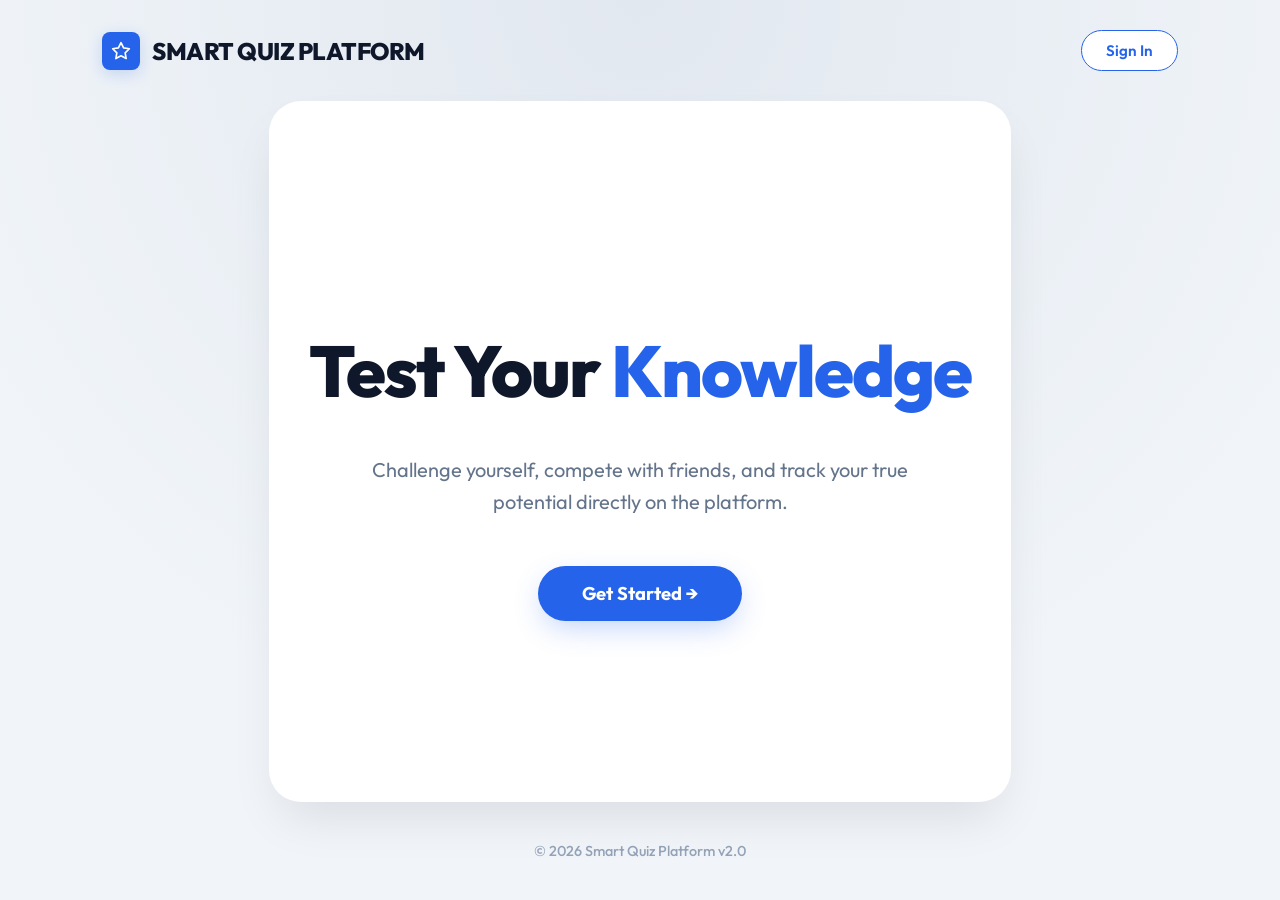
<file: frontend/index.html>
<!DOCTYPE html>
<html lang="en">

<head>
    <meta charset="UTF-8">
    <meta name="viewport" content="width=device-width, initial-scale=1.0">
    <title>Smart Quiz Platform | Welcome</title>
    <!-- Auto redirect if logged in -->
    <script>
        if (localStorage.getItem('quiz_user')) {
            window.location.href = 'dashboard.html';
        }
    </script>
    <!-- Outfit Font -->
    <link href="https://fonts.googleapis.com/css2?family=Outfit:wght@400;500;600;700;800&display=swap" rel="stylesheet">
    <!-- FontAwesome for Icons -->
    <link rel="stylesheet" href="https://cdnjs.cloudflare.com/ajax/libs/font-awesome/6.4.0/css/all.min.css">
    <!-- Inline Styling matching premium clean look -->
    <style>
        *, *::before, *::after {
            box-sizing: border-box;
            -webkit-user-select: none;
            -moz-user-select: none;
            -ms-user-select: none;
            user-select: none;
        }

        input, textarea, [contenteditable="true"] {
            -webkit-user-select: text;
            -moz-user-select: text;
            -ms-user-select: text;
            user-select: text;
        }

        body {
            /* Light Crisp Minimal Background matching reference site */
            background-color: #f1f5f9;
            background-image: radial-gradient(circle at 50% 0%, #e2e8f0 0%, transparent 70%);
            display: flex;
            flex-direction: column;
            min-height: 100vh;
            font-family: 'Outfit', sans-serif;
            margin: 0;
            padding: 0;
            color: #0f172a;
            overflow-x: hidden;
        }

        .minimal-nav {
            padding: 30px 8%;
            display: flex;
            justify-content: space-between;
            align-items: center;
            position: relative;
            z-index: 10;
        }

        .logo-bold {
            font-size: 1.5rem;
            font-weight: 800;
            color: #0f172a;
            text-decoration: none;
            letter-spacing: -0.5px;
            display: flex;
            align-items: center;
            gap: 12px;
        }

        .logo-icon {
            background: #2563eb;
            border-radius: 8px;
            width: 38px;
            height: 38px;
            display: flex;
            align-items: center;
            justify-content: center;
            box-shadow: 0 4px 15px rgba(37, 99, 235, 0.2);
            color: white;
        }

        .hero-simple {
            flex-grow: 1;
            display: flex;
            flex-direction: column;
            align-items: center;
            justify-content: center;
            text-align: center;
            padding: 60px 40px;
            max-width: 800px;
            margin: auto;
            /* White Solid Card */
            background: #ffffff;
            border-radius: 32px;
            box-shadow: 0 25px 50px -12px rgba(0, 0, 0, 0.1);
            color: #0f172a;
            position: relative;
            z-index: 10;
        }

        .hero-simple h1 {
            font-size: 4.5rem;
            font-weight: 800;
            color: #0f172a;
            margin-bottom: 24px;
            line-height: 1.1;
            letter-spacing: -2px;
        }

        .highlight {
            color: #2563eb;
        }

        .hero-simple p {
            font-size: 1.25rem;
            color: #64748b;
            margin-bottom: 48px;
            line-height: 1.6;
            font-weight: 400;
            max-width: 600px;
        }

        .cta-button {
            background: #2563eb;
            color: white;
            padding: 16px 44px;
            border-radius: 100px;
            text-decoration: none;
            font-weight: 700;
            font-size: 1.15rem;
            transition: all 0.3s ease;
            box-shadow: 0 10px 30px -5px rgba(37, 99, 235, 0.3);
            display: inline-flex;
            align-items: center;
            justify-content: center;
        }

        .cta-button:hover {
            transform: translateY(-3px);
            background: #1d4ed8;
            box-shadow: 0 15px 40px -5px rgba(37, 99, 235, 0.4);
            color: white;
            text-decoration: none;
        }

        .cta-button-secondary {
            background: #f1f5f9;
            color: #1e293b;
            padding: 16px 40px;
            border-radius: 100px;
            text-decoration: none;
            font-weight: 700;
            font-size: 1.15rem;
            border: 1px solid #cbd5e1;
            transition: all 0.3s ease;
            display: inline-flex;
            align-items: center;
            justify-content: center;
        }

        .cta-button-secondary:hover {
            transform: translateY(-3px);
            background: #e2e8f0;
            color: #0f172a;
            border-color: #94a3b8;
            text-decoration: none;
        }

        .nav-auth-btn {
            background: #ffffff;
            color: #2563eb;
            border: 1px solid #2563eb;
            padding: 10px 24px;
            border-radius: 9999px;
            font-weight: 600;
            font-size: 0.95rem;
            text-decoration: none;
            transition: all 0.2s ease;
        }

        .nav-auth-btn:hover {
            background: #2563eb;
            color: #ffffff;
            text-decoration: none;
        }

        .simple-footer {
            padding: 40px;
            text-align: center;
            color: #94a3b8;
            font-size: 0.9rem;
            font-weight: 500;
        }

        @media (max-width: 640px) {
            .hero-simple {
                margin: 20px;
                padding: 40px 20px;
            }

            .hero-simple h1 {
                font-size: 2.8rem;
                letter-spacing: -1px;
            }
            
            .hero-simple p {
                font-size: 1.1rem;
            }

            .hero-actions {
                flex-direction: column;
                gap: 12px;
            }

            .cta-button, .cta-button-secondary {
                width: 100%;
                padding: 14px 20px;
            }
        }
    </style>
</head>

<body>
    <nav class="minimal-nav">
        <a href="index.html" class="logo-bold">
            <div class="logo-icon">
                <svg width="20" height="20" viewBox="0 0 24 24" fill="none" stroke="currentColor" stroke-width="2" stroke-linecap="round" stroke-linejoin="round">
                    <polygon points="12 2 15.09 8.26 22 9.27 17 14.14 18.18 21.02 12 17.77 5.82 21.02 7 14.14 2 9.27 8.91 8.26 12 2"></polygon>
                </svg>
            </div>
            SMART QUIZ PLATFORM
        </a>
        <div style="display: flex; gap: 12px; align-items: center;">
            <a href="login.html" class="nav-auth-btn">Sign In</a>
        </div>
    </nav>

    <main class="hero-simple">
        <h1>Test Your <span class="highlight">Knowledge</span></h1>
        <p>Challenge yourself, compete with friends, and track your true potential directly on the platform.</p>
        <div class="hero-actions" style="display: flex; gap: 16px; justify-content: center; width: 100%; flex-wrap: wrap;">
            <a href="register.html" class="cta-button">Get Started &rarr;</a>
        </div>
    </main>

    <footer class="simple-footer">
        &copy; 2026 Smart Quiz Platform v2.0
    </footer>
</body>

</html>
</file>
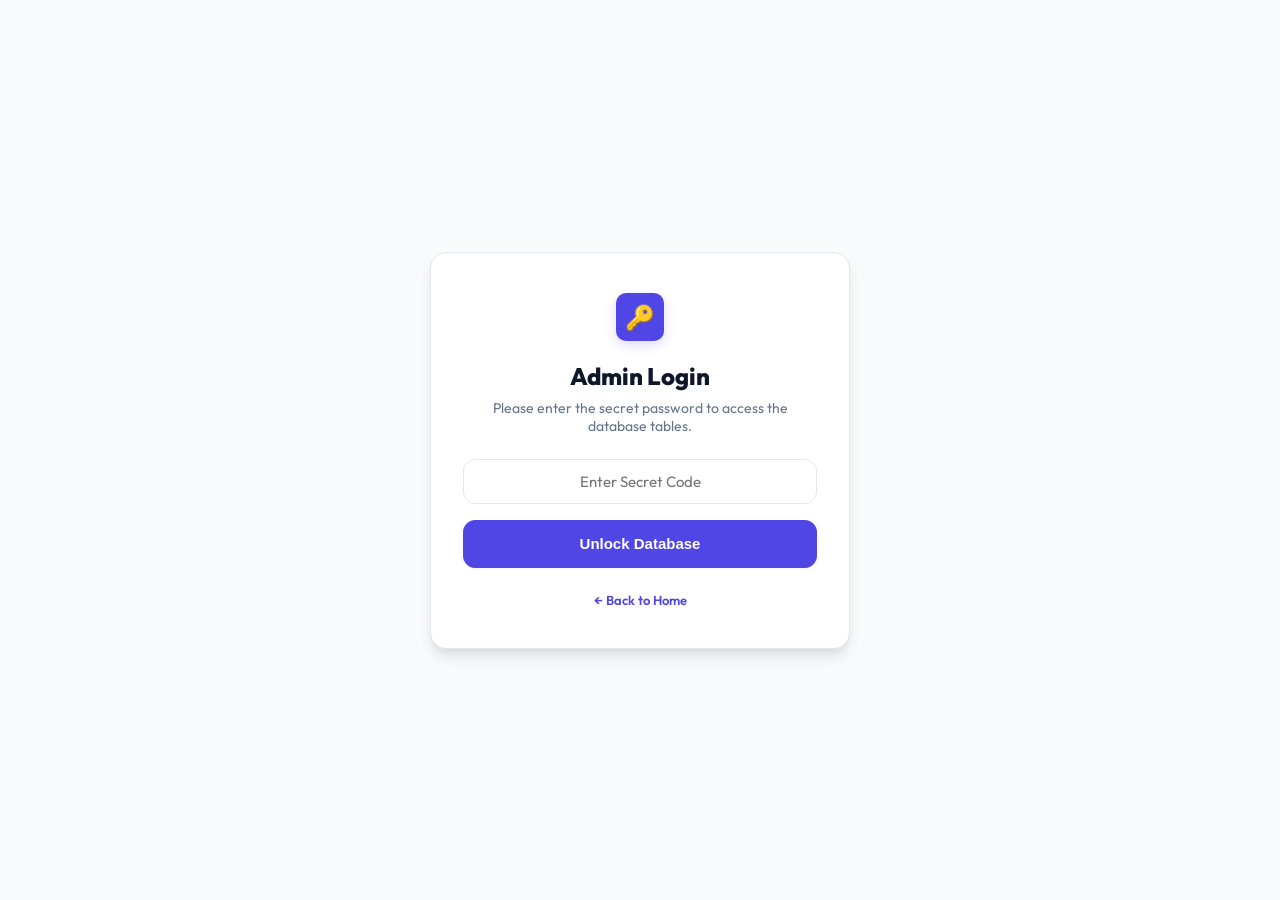
<file: frontend/admin.html>
<!DOCTYPE html>
<html lang="en">

<head>
    <meta charset="UTF-8">
    <meta name="viewport" content="width=device-width, initial-scale=1.0">
    <title>Admin Dashboard - Smart Quiz Platform</title>
    <link href="https://fonts.googleapis.com/css2?family=Outfit:wght@400;500;600;700;800&display=swap" rel="stylesheet">
    <style>
        :root {
            --bg-color: #f8fafc;
            --card-bg: #ffffff;
            --primary: #4f46e5;
            --primary-hover: #4338ca;
            --primary-light: rgba(79, 70, 229, 0.08);
            --text-main: #0f172a;
            --text-muted: #64748b;
            --border: #e2e8f0;
            --success: #10b981;
            --success-light: rgba(16, 185, 129, 0.1);
            --error: #ef4444;
            --shadow-sm: 0 1px 2px 0 rgba(0, 0, 0, 0.05);
            --shadow-md: 0 4px 6px -1px rgba(0, 0, 0, 0.1), 0 2px 4px -1px rgba(0, 0, 0, 0.06);
            --shadow-lg: 0 10px 15px -3px rgba(0, 0, 0, 0.1), 0 4px 6px -2px rgba(0, 0, 0, 0.05);
            --radius-md: 12px;
            --radius-lg: 16px;
        }

        *, *::before, *::after {
            margin: 0;
            padding: 0;
            box-sizing: border-box;
            -webkit-user-select: none;
            -moz-user-select: none;
            -ms-user-select: none;
            user-select: none;
        }

        input, textarea, [contenteditable="true"] {
            -webkit-user-select: text;
            -moz-user-select: text;
            -ms-user-select: text;
            user-select: text;
        }

        body {
            font-family: 'Outfit', sans-serif;
            background-color: var(--bg-color);
            color: var(--text-main);
            min-height: 100vh;
            display: flex;
            flex-direction: column;
        }

        header {
            background-color: var(--card-bg);
            border-bottom: 1px solid var(--border);
            padding: 16px 24px;
            position: sticky;
            top: 0;
            z-index: 10;
        }

        .header-container {
            max-width: 1280px;
            margin: 0 auto;
            display: flex;
            justify-content: space-between;
            align-items: center;
        }

        .logo {
            display: flex;
            align-items: center;
            gap: 12px;
        }

        .logo-icon {
            background: var(--primary);
            color: white;
            width: 40px;
            height: 40px;
            border-radius: 10px;
            display: flex;
            align-items: center;
            justify-content: center;
            font-weight: 800;
            font-size: 20px;
            box-shadow: 0 4px 12px rgba(79, 70, 229, 0.2);
        }

        .logo-text h1 {
            font-size: 18px;
            font-weight: 800;
            letter-spacing: -0.5px;
            color: var(--primary);
        }

        .logo-text p {
            font-size: 12px;
            color: var(--text-muted);
            font-weight: 500;
        }

        .header-actions {
            display: flex;
            align-items: center;
            gap: 12px;
        }

        .btn {
            display: inline-flex;
            align-items: center;
            justify-content: center;
            gap: 8px;
            padding: 10px 18px;
            font-size: 14px;
            font-weight: 600;
            border-radius: var(--radius-md);
            border: 1px solid var(--border);
            background-color: var(--card-bg);
            color: var(--text-main);
            cursor: pointer;
            transition: all 0.2s ease;
            text-decoration: none;
        }

        .btn:hover {
            background-color: var(--bg-color);
            border-color: var(--text-muted);
        }

        .btn-primary {
            background-color: var(--primary);
            color: white;
            border-color: var(--primary);
            box-shadow: var(--shadow-sm);
        }

        .btn-primary:hover {
            background-color: var(--primary-hover);
            border-color: var(--primary-hover);
            color: white;
        }

        main {
            flex: 1;
            width: 100%;
            max-width: 1280px;
            margin: 0 auto;
            padding: 32px 24px;
            display: none; /* Hidden until authenticated */
        }

        /* Stats Cards grid */
        .stats-grid {
            display: grid;
            grid-template-columns: repeat(auto-fit, minmax(240px, 1fr));
            gap: 20px;
            margin-bottom: 32px;
        }

        .stat-card {
            background-color: var(--card-bg);
            border: 1px solid var(--border);
            border-radius: var(--radius-lg);
            padding: 24px;
            display: flex;
            align-items: center;
            gap: 20px;
            box-shadow: var(--shadow-sm);
            transition: transform 0.2s ease, box-shadow 0.2s ease;
        }

        .stat-card:hover {
            transform: translateY(-2px);
            box-shadow: var(--shadow-md);
        }

        .stat-icon {
            width: 56px;
            height: 56px;
            border-radius: 12px;
            background-color: var(--primary-light);
            color: var(--primary);
            display: flex;
            align-items: center;
            justify-content: center;
            font-size: 24px;
        }

        .stat-icon.green {
            background-color: var(--success-light);
            color: var(--success);
        }

        .stat-info h3 {
            font-size: 14px;
            color: var(--text-muted);
            font-weight: 600;
            text-transform: uppercase;
            letter-spacing: 0.5px;
            margin-bottom: 4px;
        }

        .stat-info p {
            font-size: 28px;
            font-weight: 800;
            color: var(--text-main);
        }

        /* Content Sections */
        .section-card {
            background-color: var(--card-bg);
            border: 1px solid var(--border);
            border-radius: var(--radius-lg);
            box-shadow: var(--shadow-sm);
            margin-bottom: 32px;
            overflow: hidden;
        }

        .section-header {
            padding: 20px 24px;
            border-bottom: 1px solid var(--border);
            display: flex;
            justify-content: space-between;
            align-items: center;
            flex-wrap: wrap;
            gap: 16px;
        }

        .section-title h2 {
            font-size: 18px;
            font-weight: 700;
            color: var(--text-main);
        }

        .section-title p {
            font-size: 13px;
            color: var(--text-muted);
            margin-top: 2px;
        }

        .search-input {
            padding: 10px 16px;
            font-size: 14px;
            border: 1px solid var(--border);
            border-radius: var(--radius-md);
            font-family: inherit;
            outline: none;
            width: 260px;
            transition: border-color 0.2s ease;
        }

        .search-input:focus {
            border-color: var(--primary);
        }

        /* Responsive Table styling */
        .table-responsive {
            width: 100%;
            overflow-x: auto;
        }

        table {
            width: 100%;
            border-collapse: collapse;
            text-align: left;
            font-size: 14px;
        }

        th {
            background-color: #f8fafc;
            padding: 14px 24px;
            font-weight: 600;
            color: var(--text-muted);
            border-bottom: 1px solid var(--border);
            white-space: nowrap;
        }

        td {
            padding: 16px 24px;
            border-bottom: 1px solid var(--border);
            color: var(--text-main);
            vertical-align: middle;
        }

        tr:last-child td {
            border-bottom: none;
        }

        tr:hover td {
            background-color: #f8fafc;
        }

        .badge {
            display: inline-flex;
            align-items: center;
            padding: 4px 10px;
            font-size: 12px;
            font-weight: 600;
            border-radius: 9999px;
            text-transform: capitalize;
        }

        .badge-blue {
            background-color: var(--primary-light);
            color: var(--primary);
        }

        .badge-green {
            background-color: var(--success-light);
            color: var(--success);
        }

        .badge-gray {
            background-color: #f1f5f9;
            color: #475569;
        }

        /* Password Auth Page styling */
        .auth-overlay {
            position: fixed;
            top: 0;
            left: 0;
            right: 0;
            bottom: 0;
            background-color: var(--bg-color);
            display: flex;
            align-items: center;
            justify-content: center;
            z-index: 100;
            padding: 24px;
        }

        .auth-box {
            background-color: var(--card-bg);
            border: 1px solid var(--border);
            border-radius: var(--radius-lg);
            padding: 40px 32px;
            width: 100%;
            max-width: 420px;
            box-shadow: var(--shadow-lg);
            text-align: center;
        }

        .auth-box h2 {
            font-size: 24px;
            font-weight: 800;
            color: var(--text-main);
            margin-bottom: 8px;
        }

        .auth-box p {
            font-size: 14px;
            color: var(--text-muted);
            margin-bottom: 24px;
        }

        .auth-form {
            display: flex;
            flex-direction: column;
            gap: 16px;
        }

        .auth-input {
            width: 100%;
            padding: 12px 16px;
            font-size: 15px;
            border: 1px solid var(--border);
            border-radius: var(--radius-md);
            outline: none;
            font-family: inherit;
            text-align: center;
        }

        .auth-input:focus {
            border-color: var(--primary);
        }

        .auth-error {
            color: var(--error);
            font-size: 13px;
            margin-top: 8px;
            display: none;
            font-weight: 500;
        }

        .empty-state {
            padding: 48px;
            text-align: center;
            color: var(--text-muted);
            font-weight: 500;
        }
    </style>
</head>

<body>
    <!-- Password Auth Overlay -->
    <div id="auth-overlay" class="auth-overlay">
        <div class="auth-box">
            <div class="logo-icon" style="margin: 0 auto 20px auto; width: 48px; height: 48px; font-size: 24px;">🔑</div>
            <h2>Admin Login</h2>
            <p>Please enter the secret password to access the database tables.</p>
            <form id="auth-form" class="auth-form">
                <input type="password" id="secret-key-input" class="auth-input" placeholder="Enter Secret Code" required autocomplete="off">
                <button type="submit" class="btn btn-primary" style="height: 48px; font-size: 15px;">Unlock Database</button>
                <div id="auth-error" class="auth-error">Incorrect Secret Code. Try again!</div>
            </form>
            <div style="margin-top: 24px; font-size: 13px;">
                <a href="index.html" style="color: var(--primary); text-decoration: none; font-weight: 600;">&larr; Back to Home</a>
            </div>
        </div>
    </div>

    <!-- Header bar -->
    <header id="main-header" style="display: none;">
        <div class="header-container">
            <div class="logo">
                <div class="logo-icon">📊</div>
                <div class="logo-text">
                    <h1>SMART QUIZ PLATFORM</h1>
                    <p>Admin Database Control Panel</p>
                </div>
            </div>
            <div class="header-actions">
                <button onclick="refreshData()" class="btn">
                        <span>🔄</span> Refresh
                    </button>
                    <a href="index.html" class="btn">
                        <span>🏠</span> Back to Home
                    </a>
                    <button onclick="logoutAdmin()" class="btn btn-primary">
                        <span>🚪</span> Logout
                    </button>
            </div>
        </div>
    </header>

    <!-- Main Content -->
    <main id="main-content">
        <!-- Stats overview grid -->
        <div class="stats-grid">
            <div class="stat-card">
                <div class="stat-icon">👥</div>
                <div class="stat-info">
                    <h3>Total Users</h3>
                    <p id="stat-total-users">0</p>
                </div>
            </div>
            <div class="stat-card">
                <div class="stat-icon green">📝</div>
                <div class="stat-info">
                    <h3>Total Quizzes Played</h3>
                    <p id="stat-total-plays">0</p>
                </div>
            </div>
        </div>

        <!-- Users Table -->
        <div class="section-card">
            <div class="section-header">
                <div class="section-title">
                    <h2>Registered Users Database</h2>
                    <p>Manage and view details of all signed-up accounts</p>
                </div>
                <input type="text" id="users-search" class="search-input" placeholder="Search users by name or email..." oninput="filterUsers()">
            </div>
            <div class="table-responsive">
                <table id="users-table">
                    <thead>
                        <tr>
                            <th>Username</th>
                            <th>Email Address</th>
                            <th>Password</th>
                            <th>Date Created</th>
                        </tr>
                    </thead>
                    <tbody id="users-tbody">
                        <tr>
                            <td colspan="4" class="empty-state">Loading users data...</td>
                        </tr>
                    </tbody>
                </table>
            </div>
        </div>

        <!-- History Table -->
        <div class="section-card">
            <div class="section-header">
                <div class="section-title">
                    <h2>Quiz Attempt History</h2>
                    <p>Browse recent scores, categories, and times taken by users</p>
                </div>
                <input type="text" id="history-search" class="search-input" placeholder="Search history by name or quiz..." oninput="filterHistory()">
            </div>
            <div class="table-responsive">
                <table id="history-table">
                    <thead>
                        <tr>
                            <th>Username</th>
                            <th>Quiz Category</th>
                            <th>Score</th>
                            <th>Time Taken</th>
                            <th>Date & Time</th>
                        </tr>
                    </thead>
                    <tbody id="history-tbody">
                        <tr>
                            <td colspan="5" class="empty-state">Loading history data...</td>
                        </tr>
                    </tbody>
                </table>
            </div>
        </div>
    </main>

    <script>
        let currentDbData = { users: {}, history: [] };

        // Parse query parameter
        function getQueryParam(name) {
            const urlParams = new URLSearchParams(window.location.search);
            return urlParams.get(name);
        }

        // Authenticate secret key
        document.getElementById('auth-form').addEventListener('submit', function (e) {
            e.preventDefault();
            const inputVal = document.getElementById('secret-key-input').value.trim();
            if (inputVal === "kirtan") {
                // Store secret in localStorage for persistent login
                localStorage.setItem('admin_secret', inputVal);
                // Redirect with secret param in url (optional)
                window.location.search = `?secret=${encodeURIComponent(inputVal)}`;
            } else {
                document.getElementById('auth-error').style.display = 'block';
            }
        });

        // Initialize dashboard
        window.addEventListener('DOMContentLoaded', async () => {
            // Try to get secret from URL first, then from localStorage
            let secret = getQueryParam('secret');
            if (!secret) {
                secret = localStorage.getItem('admin_secret');
            }
            if (secret === "kirtan") {
                // Hide overlay, show dashboard
                document.getElementById('auth-overlay').style.display = 'none';
                document.getElementById('main-header').style.display = 'block';
                document.getElementById('main-content').style.display = 'block';

                // Fetch data
                await loadDashboardData(secret);
            } else if (secret) {
                // Secret provided but incorrect
                document.getElementById('auth-error').style.display = 'block';
                document.getElementById('auth-error').textContent = "Invalid Secret Key in URL.";
            }
        });

        const API_BASE = (window.location.protocol === 'file:' || !window.location.origin || window.location.origin === 'null') ? 'http://127.0.0.1:5000' : '';

        // Load data from Backend API
        async function loadDashboardData(secret) {
            try {
                // Add cache buster parameter to prevent browsers from caching the GET request
                const response = await fetch(`${API_BASE}/api/admin-data?secret=${encodeURIComponent(secret)}&_=${Date.now()}`);
                if (!response.ok) {
                    throw new Error("Unauthorized access or server error");
                }
                const data = await response.json();
                currentDbData = data;
                
                renderDashboard(data);
            } catch (err) {
                console.error(err);
                alert("Failed to load data. Please ensure the secret key is correct and server is running.");
            }
        }

        // Render dashboard elements
        function renderDashboard(data) {
            const users = data.users || {};
            const history = data.history || [];

            // Stats
            const totalUsers = Object.keys(users).length;
            const totalPlays = history.length;
            document.getElementById('stat-total-users').textContent = totalUsers;
            document.getElementById('stat-total-plays').textContent = totalPlays;

            // Render Users Table
            renderUsersTable(users);

            // Render History Table
            renderHistoryTable(history);
        }

        function renderUsersTable(users) {
            const tbody = document.getElementById('users-tbody');
            tbody.innerHTML = '';
            
            const userList = Object.values(users);
            if (userList.length === 0) {
                tbody.innerHTML = `<tr><td colspan="4" class="empty-state">No users registered yet.</td></tr>`;
                return;
            }

            // Sort by date_created descending if possible
            userList.sort((a, b) => new Date(b.date_created || 0) - new Date(a.date_created || 0));

            userList.forEach(user => {
                const tr = document.createElement('tr');
                
                // Format Date
                let dateStr = "N/A";
                if (user.date_created) {
                    const d = new Date(user.date_created);
                    dateStr = d.toLocaleDateString() + ' ' + d.toLocaleTimeString([], { hour: '2-digit', minute: '2-digit' });
                }

                tr.innerHTML = `
                    <td style="font-weight: 600; color: var(--primary);">${escapeHtml(user.username)}</td>
                    <td>${escapeHtml(user.email)}</td>
                    <td><span style="font-family: monospace; background-color: #f1f5f9; border-radius: 4px; padding: 4px 8px; border: 1px solid var(--border);">${escapeHtml(user.password)}</span></td>
                    <td><span class="badge badge-gray">${dateStr}</span></td>
                `;
                tbody.appendChild(tr);
            });
        }

        function renderHistoryTable(history) {
            const tbody = document.getElementById('history-tbody');
            tbody.innerHTML = '';

            if (history.length === 0) {
                tbody.innerHTML = `<tr><td colspan="5" class="empty-state">No quiz logs available yet.</td></tr>`;
                return;
            }

            // Sort history by date_created descending
            const historyList = [...history];
            historyList.sort((a, b) => new Date(b.date_created || 0) - new Date(a.date_created || 0));

            historyList.forEach(item => {
                const tr = document.createElement('tr');

                // Format Date
                let dateStr = "N/A";
                if (item.date_created) {
                    const d = new Date(item.date_created);
                    dateStr = d.toLocaleDateString() + ' ' + d.toLocaleTimeString([], { hour: '2-digit', minute: '2-digit' });
                }

                const scorePercent = item.total_questions ? (item.score / item.total_questions) * 100 : 0;
                let scoreBadgeClass = 'badge-gray';
                if (scorePercent >= 80) scoreBadgeClass = 'badge-green';
                else if (scorePercent >= 40) scoreBadgeClass = 'badge-blue';

                tr.innerHTML = `
                    <td style="font-weight: 600;">${escapeHtml(item.username)}</td>
                    <td style="font-weight: 500;">${escapeHtml(item.category)}</td>
                    <td><span class="badge ${scoreBadgeClass}">${item.score}/${item.total_questions || 5}</span></td>
                    <td>⏱️ ${escapeHtml(item.time_taken || '0:00')}</td>
                    <td><span class="badge badge-gray">${dateStr}</span></td>
                `;
                tbody.appendChild(tr);
            });
        }

        // Search / Filters
        function filterUsers() {
            const query = document.getElementById('users-search').value.toLowerCase().trim();
            const filteredUsers = {};
            
            Object.keys(currentDbData.users).forEach(key => {
                const user = currentDbData.users[key];
                if (user.username.toLowerCase().includes(query) || user.email.toLowerCase().includes(query)) {
                    filteredUsers[key] = user;
                }
            });
            renderUsersTable(filteredUsers);
        }

        function filterHistory() {
            const query = document.getElementById('history-search').value.toLowerCase().trim();
            const filteredHistory = currentDbData.history.filter(item => 
                item.username.toLowerCase().includes(query) || 
                item.category.toLowerCase().includes(query)
            );
            renderHistoryTable(filteredHistory);
        }

        // Refresh action
        async function refreshData() {
            const btn = document.querySelector('button[onclick="refreshData()"]');
            const originalHtml = btn.innerHTML;
            btn.disabled = true;
            btn.innerHTML = '<span>🔄</span> Refreshing...';

            // Retrieve secret from localStorage if present
            const secret = localStorage.getItem('admin_secret') || getQueryParam('secret');
            if (secret) {
                try {
                    await loadDashboardData(secret);
                    btn.innerHTML = '<span>✅</span> Refreshed!';
                } catch (err) {
                    btn.innerHTML = '<span>❌</span> Failed!';
                }
            }

            setTimeout(() => {
                btn.disabled = false;
                btn.innerHTML = originalHtml;
            }, 1000);
        }

        // Logout admin and clear stored secret
        function logoutAdmin() {
            localStorage.removeItem('admin_secret');
            // Optionally clear URL parameters
            window.location.search = '';
            // Reload page to show login overlay again
            window.location.reload();
        }

        // Utility to escape HTML
        function escapeHtml(str) {
            if (!str) return '';
            return str
                .replace(/&/g, "&amp;")
                .replace(/</g, "&lt;")
                .replace(/>/g, "&gt;")
                .replace(/"/g, "&quot;")
                .replace(/'/g, "&#039;");
        }
    </script>
</body>

</html>
</file>
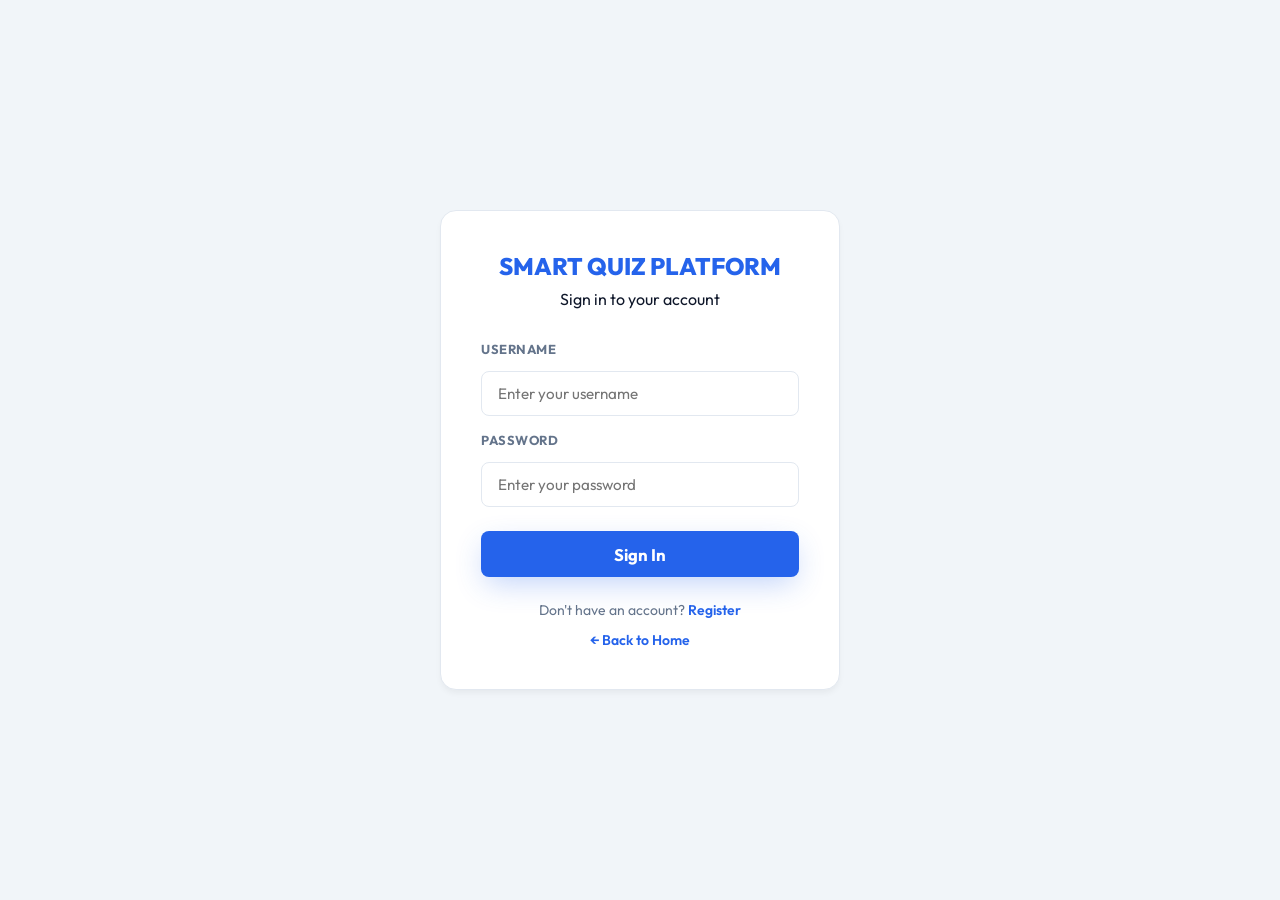
<file: frontend/login.html>
<!DOCTYPE html>
<html lang="en">

<head>
    <meta charset="UTF-8">
    <meta name="viewport" content="width=device-width, initial-scale=1.0">
    <title>Login - Smart Quiz Platform</title>
    <link rel="stylesheet" href="style.css">
    <link href="https://fonts.googleapis.com/css2?family=Outfit:wght@400;500;600;700;800&display=swap" rel="stylesheet">
</head>

<body style="background-color: #f1f5f9; display: flex; align-items: center; justify-content: center; min-height: 100vh;">
    <div class="auth-container">
        <div class="auth-card">
            <div class="auth-header">
                <h1>SMART QUIZ PLATFORM</h1>
                <p>Sign in to your account</p>
            </div>

            <div id="error-msg" class="error-msg"></div>

            <form id="login-form" style="display: flex; flex-direction: column; gap: 16px;">
                <div class="form-group">
                    <label for="username">Username</label>
                    <input type="text" id="username" class="form-input" placeholder="Enter your username" required>
                </div>
                <div class="form-group">
                    <label for="password">Password</label>
                    <input type="password" id="password" class="form-input" placeholder="Enter your password" required>
                </div>
                <button type="submit" class="btn btn-primary" style="width: 100%; margin-top: 8px; height: 46px; border-radius: 8px;">Sign In</button>
            </form>

            <div class="auth-footer">
                Don't have an account? <a href="register.html">Register</a>
            </div>
            <div class="auth-footer" style="margin-top: 12px;">
                <a href="index.html">&larr; Back to Home</a>
            </div>
        </div>
    </div>

    <script>
        const API_BASE = (window.location.protocol === 'file:' || !window.location.origin || window.location.origin === 'null') ? 'http://127.0.0.1:5000' : '';

        document.getElementById('login-form').addEventListener('submit', async (e) => {
            e.preventDefault();
            const username = document.getElementById('username').value.trim();
            const password = document.getElementById('password').value;
            const errorMsg = document.getElementById('error-msg');

            try {
                const response = await fetch(`${API_BASE}/api/login`, {
                    method: 'POST',
                    headers: { 'Content-Type': 'application/json' },
                    body: JSON.stringify({ username, password })
                });
                const result = await response.json();

                if (result.success) {
                    localStorage.setItem('quiz_user', JSON.stringify(result.user));
                    localStorage.setItem('quiz_username', result.user.username);
                    window.location.href = 'dashboard.html';
                } else {
                    errorMsg.textContent = result.message;
                    errorMsg.style.display = 'block';
                }
            } catch (err) {
                console.error(err);
                errorMsg.textContent = 'An error occurred. Please check your connection or make sure the Flask backend is running on port 5000.';
                errorMsg.style.display = 'block';
            }
        });
    </script>
</body>

</html>
</file>
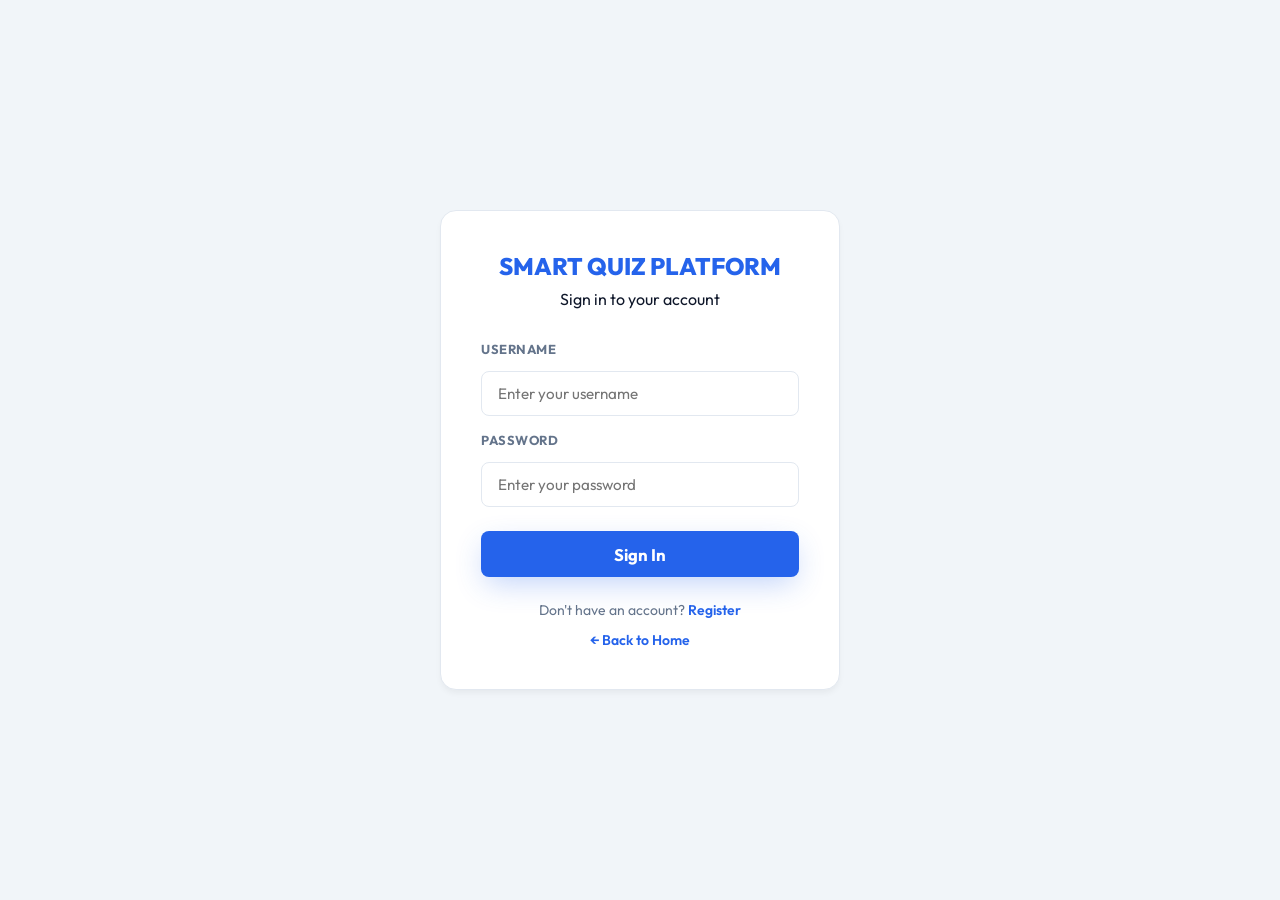
<file: frontend/profile.html>
<!DOCTYPE html>
<html lang="en">

<head>
    <meta charset="UTF-8">
    <meta name="viewport" content="width=device-width, initial-scale=1.0">
    <title>My Profile - Smart Quiz Platform</title>
    <link rel="stylesheet" href="style.css">
    <link href="https://fonts.googleapis.com/css2?family=Outfit:wght@400;500;600;700;800&display=swap" rel="stylesheet">
    <link rel="stylesheet" href="https://cdnjs.cloudflare.com/ajax/libs/font-awesome/6.4.0/css/all.min.css">
</head>

<body>
    <div class="app-container">
        <!-- Sidebar Navigation -->
        <aside class="sidebar">
            <a href="dashboard.html" class="sidebar-header" style="text-decoration: none; color: inherit; display: flex; align-items: center; cursor: pointer;">
                <div class="logo-icon">
                    <svg width="20" height="20" viewBox="0 0 24 24" fill="none" stroke="currentColor" stroke-width="2" stroke-linecap="round" stroke-linejoin="round">
                        <polygon points="12 2 15.09 8.26 22 9.27 17 14.14 18.18 21.02 12 17.77 5.82 21.02 7 14.14 2 9.27 8.91 8.26 12 2"></polygon>
                    </svg>
                </div>
                <h2>SMART QUIZ PLATFORM</h2>
            </a>
            
            <ul class="sidebar-menu">
                <li class="menu-item" onclick="window.location.href='dashboard.html?view=browse'">
                    <i class="fa-solid fa-grip-vertical"></i>
                    <span>Browse Quizzes</span>
                </li>
                <li class="menu-item" onclick="window.location.href='dashboard.html?view=custom'">
                    <i class="fa-solid fa-wand-magic-sparkles"></i>
                    <span>Create Custom AI Quiz</span>
                </li>
                <li class="menu-item" onclick="window.location.href='dashboard.html?view=leaderboard'">
                    <i class="fa-solid fa-chart-simple"></i>
                    <span>Leaderboard</span>
                </li>
                <li class="menu-item active" onclick="window.location.href='profile.html'">
                    <i class="fa-solid fa-user"></i>
                    <span>My Profile</span>
                </li>
            </ul>
            
            <div class="sidebar-footer">
                <div id="user-info" class="user-sidebar-pill">
                    <div class="user-details-box">
                        <div class="user-avatar-sm" id="sidebar-avatar">?</div>
                        <div class="user-text-content">
                            <p class="user-name-label"><span id="display-username"></span></p>
                            <button onclick="logout()" class="logout-link">Logout</button>
                        </div>
                    </div>
                </div>
                <div style="margin-top: 10px; font-size: 11px; color: #94a3b8;">
                    &copy; 2026 Smart Quiz Platform v2.0
                </div>
            </div>
        </aside>

        <!-- Main Content Area -->
        <main class="main-content-panel">
            <header class="dashboard-header" style="margin-bottom: 30px;">
                <h1 style="font-size: 2.25rem; font-weight: 800; color: #0f172a; margin-bottom: 6px;">My Profile</h1>
                <p style="color: #64748b;">View your quiz history and performance statistics.</p>
            </header>

            <div id="profile-content">
                <div class="profile-header">
                    <div class="profile-avatar" id="avatar-letter">?</div>
                    <div class="profile-info">
                        <h1 id="user-name">Loading...</h1>
                        <p id="user-email">Loading...</p>
                        <p id="member-since" style="font-size: 0.875rem; margin-top: 4px; color: #64748b;"></p>
                    </div>
                </div>

                <div class="stats-grid">
                    <div class="stat-card">
                        <span class="stat-value" id="val-total">0</span>
                        <span class="stat-label">Total Quizzes</span>
                    </div>
                    <div class="stat-card">
                        <span class="stat-value" id="val-avg">0</span>
                        <span class="stat-label">Average Score</span>
                    </div>
                    <div class="stat-card">
                        <span class="stat-value" id="val-high">0</span>
                        <span class="stat-label">Highest Score</span>
                    </div>
                </div>

                <!-- Achievements Section -->
                <div class="badges-container">
                    <div class="badges-header">
                        <h3>Achievements & Rewards</h3>
                        <span class="badge-count" id="unlocked-count">0 / 6 Unlocked</span>
                    </div>
                    <div class="badges-grid" id="badges-list">
                        <!-- Badges will be injected here -->
                    </div>
                </div>

                <!-- History Table Section -->
                <div class="table-container" style="background: white; border: 1px solid #e2e8f0; border-radius: 12px; overflow: hidden; margin-top: 30px;">
                    <div style="padding: 20px; border-bottom: 1px solid #e2e8f0;">
                        <h3 style="font-size: 1.1rem; font-weight: 800; color: #0f172a; margin: 0;">Quiz History</h3>
                    </div>
                    <table class="data-table">
                        <thead>
                            <tr>
                                <th>Category</th>
                                <th>Score</th>
                                <th>Time Taken</th>
                                <th>Date</th>
                            </tr>
                        </thead>
                        <tbody id="history-rows">
                            <tr>
                                <td colspan="4" style="text-align: center; padding: 24px; color: #64748b;">Loading your history...</td>
                            </tr>
                        </tbody>
                    </table>
                </div>
            </div>
        </main>
    </div>

    <script>
        document.addEventListener('DOMContentLoaded', () => {
            const user = JSON.parse(localStorage.getItem('quiz_user'));

            if (!user) {
                window.location.href = 'login.html';
                return;
            }

            document.getElementById('display-username').textContent = user.username.charAt(0).toUpperCase() + user.username.slice(1);
            document.getElementById('sidebar-avatar').textContent = user.username.charAt(0).toUpperCase();
            loadProfile(user.username);
        });

        const API_BASE = (window.location.protocol === 'file:' || !window.location.origin || window.location.origin === 'null') ? 'http://127.0.0.1:5000' : '';

        async function loadProfile(username) {
            try {
                const response = await fetch(`${API_BASE}/api/get-profile?username=${encodeURIComponent(username)}`);
                const result = await response.json();

                if (result.success) {
                    const data = result.data;

                    // Set Profile Info
                    document.getElementById('user-name').textContent = data.profile.username.charAt(0).toUpperCase() + data.profile.username.slice(1);
                    document.getElementById('user-email').textContent = data.profile.email;
                    document.getElementById('avatar-letter').textContent = data.profile.username.charAt(0).toUpperCase();

                    const date = new Date(data.profile.date_created);
                    document.getElementById('member-since').textContent = `Member since ${date.toLocaleDateString()}`;

                    document.getElementById('val-total').textContent = data.stats.total_quizzes;
                    document.getElementById('val-avg').textContent = `${data.stats.avg_score} / 5`;
                    document.getElementById('val-high').textContent = `${data.stats.highest_score} / 5`;

                    // Render Badges
                    const badgesList = document.getElementById('badges-list');
                    const unlockedCount = data.badges.filter(b => b.unlocked).length;
                    document.getElementById('unlocked-count').textContent = `${unlockedCount} / ${data.badges.length} Unlocked`;

                    badgesList.innerHTML = data.badges.map(b => `
                        <div class="badge-item ${b.unlocked ? 'unlocked' : ''}">
                            <div class="badge-icon">${b.icon}</div>
                            <span class="badge-name">${b.name}</span>
                            <p class="badge-desc">${b.desc}</p>
                        </div>
                    `).join('');

                    // Set History Table
                    const historyRows = document.getElementById('history-rows');
                    if (data.history.length === 0) {
                        historyRows.innerHTML = '<tr><td colspan="4" style="text-align: center; padding: 24px; color: #64748b;">No quiz history found. Start playing!</td></tr>';
                    } else {
                        historyRows.innerHTML = data.history.map(row => {
                            const date = new Date(row.date_created);
                            const displayScore = row.score;

                            return `
                                <tr>
                                    <td style="text-transform: capitalize; font-weight: 600; color: #0f172a;">${row.category}</td>
                                    <td>
                                        <span class="rank-pill ${displayScore >= 4 ? 'rank-1' : displayScore >= 2 ? 'rank-2' : ''}">${displayScore} / 5</span>
                                    </td>
                                    <td style="color: #475569;">${row.time_taken}</td>
                                    <td style="color: #64748b;">${date.toLocaleDateString()}</td>
                                </tr>
                            `;
                        }).join('');
                    }
                } else {
                    alert('Error: ' + (result.message || 'Failed to load profile details.'));
                }
            } catch (err) {
                console.error(err);
                alert('Database/Connection Error. Check console for details.');
            }
        }

        function logout() {
            localStorage.removeItem('quiz_user');
            localStorage.removeItem('quiz_username');
            window.location.href = 'login.html';
        }
    </script>
</body>

</html>
</file>
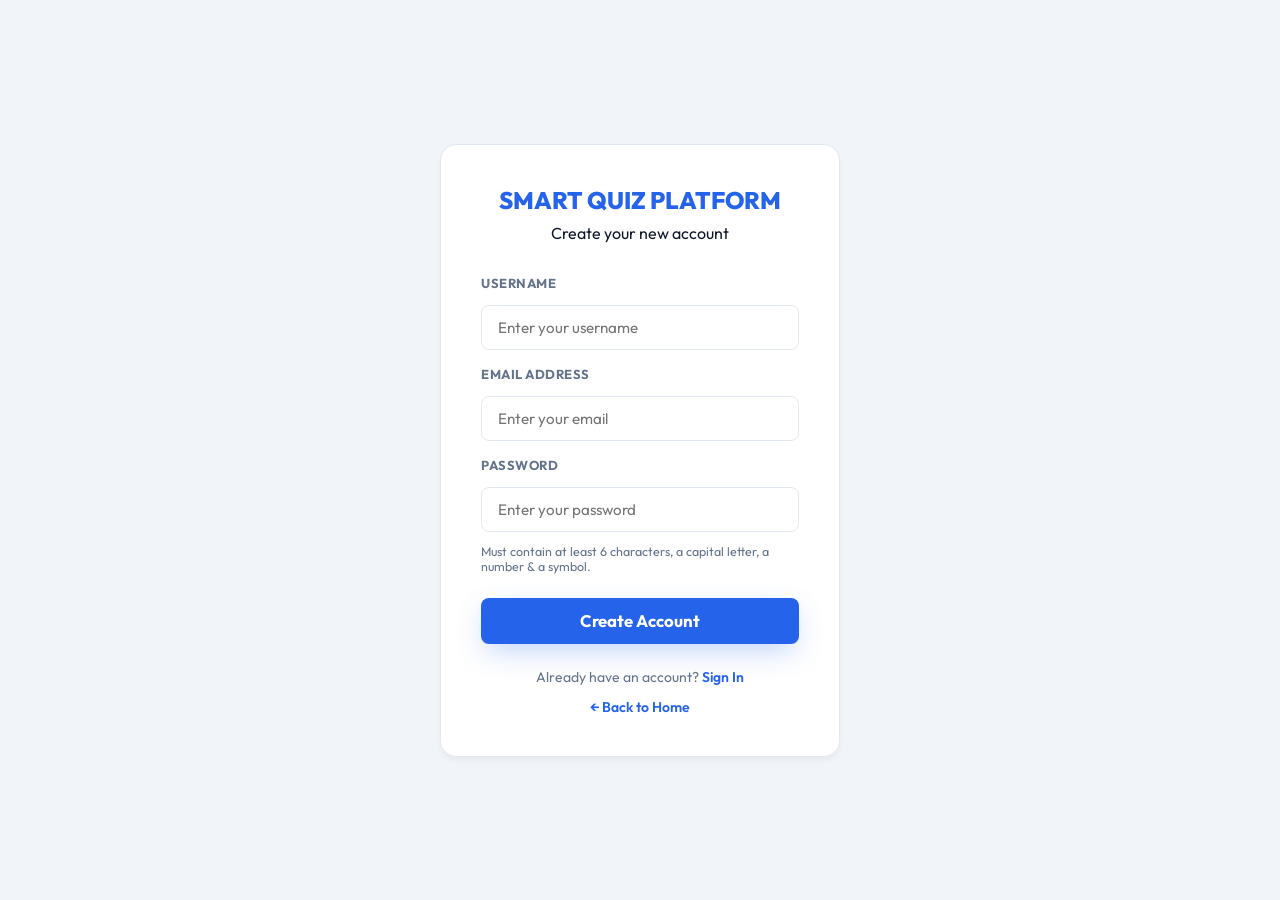
<file: frontend/register.html>
<!DOCTYPE html>
<html lang="en">

<head>
    <meta charset="UTF-8">
    <meta name="viewport" content="width=device-width, initial-scale=1.0">
    <title>Register - Smart Quiz Platform</title>
    <link rel="stylesheet" href="style.css">
    <link href="https://fonts.googleapis.com/css2?family=Outfit:wght@400;500;600;700;800&display=swap" rel="stylesheet">
</head>

<body style="background-color: #f1f5f9; display: flex; align-items: center; justify-content: center; min-height: 100vh;">
    <div class="auth-container">
        <div class="auth-card">
            <div class="auth-header">
                <h1>SMART QUIZ PLATFORM</h1>
                <p>Create your new account</p>
            </div>

            <div id="msg-box"></div>

            <form id="register-form" style="display: flex; flex-direction: column; gap: 16px;">
                <div class="form-group">
                    <label for="username">Username</label>
                    <input type="text" id="username" class="form-input" placeholder="Enter your username" required>
                </div>
                <div class="form-group">
                    <label for="email">Email Address</label>
                    <input type="email" id="email" class="form-input" placeholder="Enter your email" required>
                </div>
                <div class="form-group">
                    <label for="password">Password</label>
                    <input type="password" id="password" class="form-input" placeholder="Enter your password" minlength="6" required>
                    <small style="color: #64748b; font-size: 0.78rem; margin-top: 4px; display: block;">Must contain at least 6 characters, a capital letter, a number & a symbol.</small>
                </div>
                <button type="submit" class="btn btn-primary" style="width: 100%; margin-top: 8px; height: 46px; border-radius: 8px;">Create Account</button>
            </form>

            <div class="auth-footer">
                Already have an account? <a href="login.html">Sign In</a>
            </div>
            <div class="auth-footer" style="margin-top: 12px;">
                <a href="index.html">&larr; Back to Home</a>
            </div>
        </div>
    </div>

    <script>
        document.getElementById('register-form').addEventListener('submit', async (e) => {
            e.preventDefault();
            const username = document.getElementById('username').value.trim();
            const email = document.getElementById('email').value.trim();
            const password = document.getElementById('password').value;
            const msgBox = document.getElementById('msg-box');

            if (!email.toLowerCase().endsWith('@gmail.com')) {
                msgBox.style.display = 'block';
                msgBox.className = 'error-msg';
                msgBox.style.padding = '12px';
                msgBox.textContent = 'Invalid Email';
                return;
            }

            if (password.length < 6) {
                msgBox.style.display = 'block';
                msgBox.className = 'error-msg';
                msgBox.style.padding = '12px';
                msgBox.textContent = 'Password must be at least 6 characters long.';
                return;
            }

            if (!/[A-Z]/.test(password)) {
                msgBox.style.display = 'block';
                msgBox.className = 'error-msg';
                msgBox.style.padding = '12px';
                msgBox.textContent = 'Password must contain at least 1 capital letter.';
                return;
            }

            if (!/[0-9]/.test(password)) {
                msgBox.style.display = 'block';
                msgBox.className = 'error-msg';
                msgBox.style.padding = '12px';
                msgBox.textContent = 'Password must contain at least 1 number.';
                return;
            }

            if (!/[^A-Za-z0-9]/.test(password)) {
                msgBox.style.display = 'block';
                msgBox.className = 'error-msg';
                msgBox.style.padding = '12px';
                msgBox.textContent = 'Password must contain at least 1 symbol (e.g. @, #, $, !).';
                return;
            }

            const API_BASE = (window.location.protocol === 'file:' || !window.location.origin || window.location.origin === 'null') ? 'http://127.0.0.1:5000' : '';

            try {
                const response = await fetch(`${API_BASE}/api/register`, {
                    method: 'POST',
                    headers: { 'Content-Type': 'application/json' },
                    body: JSON.stringify({ username, email, password })
                });
                const result = await response.json();

                msgBox.style.display = 'block';
                if (result.success) {
                    msgBox.className = 'success-msg';
                    msgBox.style.padding = '12px';
                    msgBox.textContent = result.message + '. Redirecting to login...';
                    setTimeout(() => window.location.href = 'login.html', 2000);
                } else {
                    msgBox.className = 'error-msg';
                    msgBox.style.padding = '12px';
                    msgBox.textContent = result.message;
                }
            } catch (err) {
                console.error(err);
                msgBox.textContent = 'An error occurred. Please check your connection or make sure the Flask backend is running on port 5000.';
                msgBox.style.display = 'block';
                msgBox.className = 'error-msg';
            }
        });
    </script>
</body>

</html>
</file>
<file: frontend/style.css>
/* Smart Quiz Platform - Premium Sidebar Dashboard Styling Sheet */

:root {
    --bg-color: #f1f5f9;
    --card-bg: #ffffff;
    --card-border: #e2e8f0;
    --primary-color: #2563eb;
    --primary-hover: #1d4ed8;
    --primary-light: rgba(37, 99, 235, 0.08);
    --text-main: #0f172a;
    --text-muted: #64748b;
    --success-color: #10b981;
    --success-light: rgba(16, 185, 129, 0.1);
    --error-color: #ef4444;
    --error-light: rgba(239, 68, 68, 0.1);
    --warning-color: #f59e0b;
    --shadow-premium: 0 4px 6px -1px rgba(0, 0, 0, 0.02), 0 2px 4px -1px rgba(0, 0, 0, 0.01);
    --shadow-hover: 0 10px 15px -3px rgba(0, 0, 0, 0.05), 0 4px 6px -2px rgba(0, 0, 0, 0.03);
    --transition-smooth: all 0.3s ease;
}

*, *::before, *::after {
    margin: 0;
    padding: 0;
    box-sizing: border-box;
    -webkit-user-select: none;
    -moz-user-select: none;
    -ms-user-select: none;
    user-select: none;
}

input, textarea, [contenteditable="true"] {
    -webkit-user-select: text;
    -moz-user-select: text;
    -ms-user-select: text;
    user-select: text;
}

body {
    font-family: 'Outfit', 'Noto Sans Devanagari', 'Nirmala UI', system-ui, -apple-system, sans-serif;
    background-color: var(--bg-color);
    color: var(--text-main);
    min-height: 100vh;
    overflow-x: hidden;
}

/* Dashboard container layout */
.dashboard-container {
    display: flex;
    width: 100%;
    min-height: 100vh;
}

/* Left Sidebar styling matching reference mockup */
.sidebar {
    width: 260px;
    background: #ffffff;
    border-right: 1px solid var(--card-border);
    display: flex;
    flex-direction: column;
    padding: 30px 24px;
    position: fixed;
    top: 0;
    bottom: 0;
    left: 0;
    z-index: 100;
}

.sidebar-header {
    display: flex;
    align-items: center;
    gap: 12px;
    margin-bottom: 40px;
    padding-left: 8px;
}

.logo-icon {
    background: var(--primary-color);
    border-radius: 8px;
    width: 36px;
    height: 36px;
    display: flex;
    align-items: center;
    justify-content: center;
    box-shadow: 0 4px 12px rgba(37, 99, 235, 0.2);
    color: white;
}

.sidebar-header h2 {
    font-size: 1.25rem;
    font-weight: 800;
    letter-spacing: -0.5px;
    color: var(--primary-color);
}

/* Sidebar Menu styling */
.sidebar-menu {
    list-style: none;
    display: flex;
    flex-direction: column;
    gap: 8px;
}

.menu-item {
    display: flex;
    align-items: center;
    gap: 14px;
    padding: 14px 20px;
    border-radius: 12px;
    font-size: 15px;
    font-weight: 600;
    color: var(--text-muted);
    cursor: pointer;
    transition: var(--transition-smooth);
}

.menu-item i {
    font-size: 16px;
}

.menu-item:hover {
    background: #f8fafc;
    color: var(--text-main);
}

.menu-item.active {
    background: var(--primary-light);
    color: var(--primary-color);
}

.sidebar-footer {
    margin-top: auto;
    font-size: 12px;
    color: #94a3b8;
    font-weight: 500;
    padding-left: 8px;
}

/* Main Content Area (Right Side) */
.main-content-panel {
    flex-grow: 1;
    margin-left: 260px; /* Space for sidebar */
    padding: 60px 8%;
    background-color: var(--bg-color);
    min-height: 100vh;
    display: flex;
    flex-direction: column;
    gap: 30px;
}

/* View panel toggle setup */
.view-panel {
    display: none;
    flex-direction: column;
    gap: 30px;
    animation: fadeIn 0.4s ease-out;
}

.view-panel.active {
    display: flex;
}

@keyframes fadeIn {
    from { opacity: 0; transform: translateY(10px); }
    to { opacity: 1; transform: translateY(0); }
}

.view-header h2 {
    font-size: 2.2rem;
    font-weight: 800;
    margin-bottom: 8px;
    letter-spacing: -1px;
}

.view-header p {
    color: var(--text-muted);
    font-size: 1.05rem;
}

/* Categories Quiz Grid */
.quizzes-grid {
    display: grid;
    grid-template-columns: repeat(3, 1fr);
    gap: 24px;
    width: 100%;
}

@media(max-width: 1024px) {
    .quizzes-grid {
        grid-template-columns: repeat(2, 1fr);
    }
}

@media(max-width: 768px) {
    .quizzes-grid {
        grid-template-columns: 1fr;
    }
}

/* Quiz Card styling from mockup */
.quiz-card {
    background: var(--card-bg);
    border-radius: 24px;
    border: 1px solid var(--card-border);
    padding: 30px;
    display: flex;
    flex-direction: column;
    gap: 16px;
    box-shadow: var(--shadow-premium);
    transition: var(--transition-smooth);
}

.quiz-card:hover {
    transform: translateY(-4px);
    box-shadow: var(--shadow-hover);
}

.quiz-card h3 {
    font-size: 1.25rem;
    font-weight: 700;
    color: var(--text-main);
}

.quiz-card p {
    font-size: 0.95rem;
    color: var(--text-muted);
    line-height: 1.5;
    flex-grow: 1; /* Make description take up remaining space to align footer */
}

/* Icon Box Color schemes */
.card-icon-box {
    width: 48px;
    height: 48px;
    border-radius: 12px;
    display: flex;
    align-items: center;
    justify-content: center;
    font-size: 20px;
    margin-bottom: 4px;
}

.blue-bg { background: rgba(37, 99, 235, 0.08); color: #2563eb; }
.purple-bg { background: rgba(168, 85, 247, 0.08); color: #a855f7; }
.orange-bg { background: rgba(249, 115, 22, 0.08); color: #f97316; }
.pink-bg { background: rgba(236, 72, 153, 0.08); color: #ec4899; }
.green-bg { background: rgba(16, 185, 129, 0.08); color: #10b981; }
.teal-bg { background: rgba(20, 184, 166, 0.08); color: #14b8a6; }

.card-divider {
    border-top: 1px dashed #e2e8f0;
    width: 100%;
}

.card-footer {
    display: flex;
    justify-content: space-between;
    align-items: center;
}

.card-q-count {
    font-size: 0.9rem;
    color: var(--text-muted);
    font-weight: 500;
}

.card-btn {
    background: var(--primary-color);
    color: white;
    padding: 8px 18px;
    border-radius: 100px;
    border: none;
    outline: none;
    font-family: inherit;
    font-size: 0.85rem;
    font-weight: 700;
    cursor: pointer;
    transition: var(--transition-smooth);
}

.card-btn:hover {
    background: var(--primary-hover);
    transform: translateY(-2px);
}

/* Setup Card styling in Main Panel */
.card {
    background: var(--card-bg);
    border-radius: 32px;
    border: 1px solid var(--card-border);
    padding: 50px;
    box-shadow: var(--shadow-premium);
    display: flex;
    flex-direction: column;
    gap: 30px;
    width: 100%;
}

.card-header-left h2 {
    font-size: 2.2rem;
    font-weight: 800;
    margin-bottom: 8px;
    letter-spacing: -1px;
}

.card-header-left h2 span {
    color: var(--primary-color);
}

.card-header-left p {
    color: var(--text-muted);
    font-size: 1.05rem;
}

/* Tabs styles */
.tabs-container {
    display: flex;
    justify-content: center;
    gap: 16px;
    border-bottom: 1px solid var(--card-border);
    padding-bottom: 12px;
    width: 100%;
    margin-bottom: 10px;
}

.tab-btn {
    background: none;
    border: none;
    padding: 10px 20px;
    font-family: inherit;
    font-size: 15px;
    font-weight: 700;
    color: var(--text-muted);
    cursor: pointer;
    transition: var(--transition-smooth);
    display: flex;
    align-items: center;
    gap: 8px;
    border-bottom: 3px solid transparent;
    outline: none;
}

.tab-btn:hover {
    color: var(--primary-color);
}

.tab-btn.active {
    color: var(--primary-color);
    border-bottom-color: var(--primary-color);
}

.mode-group {
    width: 100%;
}

.mode-group.hidden {
    display: none !important;
}

/* Form inputs & uploader */
.form-group {
    display: flex;
    flex-direction: column;
    gap: 8px;
    width: 100%;
}

.form-group label {
    font-size: 13px;
    font-weight: 700;
    color: var(--text-muted);
    letter-spacing: 0.5px;
    text-transform: uppercase;
}

.input-wrapper, .select-wrapper {
    position: relative;
    width: 100%;
}

.search-icon, .select-icon {
    position: absolute;
    left: 18px;
    top: 50%;
    transform: translateY(-50%);
    color: var(--text-muted);
    font-size: 16px;
    pointer-events: none;
}

#topic-input {
    width: 100%;
    padding: 16px 16px 16px 48px;
    background: #f8fafc;
    border: 1px solid var(--card-border);
    border-radius: 14px;
    color: var(--text-main);
    font-family: inherit;
    font-size: 16px;
    outline: none;
    transition: var(--transition-smooth);
}

#topic-input:focus {
    border-color: var(--primary-color);
    background: #ffffff;
    box-shadow: 0 0 0 4px rgba(37, 99, 235, 0.1);
}

select {
    width: 100%;
    padding: 16px 40px 16px 48px;
    background: #f8fafc;
    border: 1px solid var(--card-border);
    border-radius: 14px;
    color: var(--text-main);
    font-family: inherit;
    font-size: 16px;
    outline: none;
    cursor: pointer;
    appearance: none;
    transition: var(--transition-smooth);
}

select:focus {
    border-color: var(--primary-color);
    background: #ffffff;
    box-shadow: 0 0 0 4px rgba(37, 99, 235, 0.1);
}

.select-wrapper::after {
    content: "\f078";
    font-family: "Font Awesome 6 Free";
    font-weight: 900;
    position: absolute;
    right: 18px;
    top: 50%;
    transform: translateY(-50%);
    color: var(--text-muted);
    font-size: 12px;
    pointer-events: none;
}

.settings-grid {
    display: grid;
    grid-template-columns: repeat(2, 1fr);
    gap: 20px;
}

@media(max-width: 600px) {
    .settings-grid {
        grid-template-columns: 1fr;
    }
}

/* Quick Select Tags */
.quick-tags {
    display: flex;
    flex-wrap: wrap;
    gap: 8px;
    margin-top: 6px;
}

.tag {
    background: #f8fafc;
    border: 1px solid var(--card-border);
    padding: 8px 16px;
    border-radius: 30px;
    font-size: 14px;
    font-weight: 500;
    color: var(--text-muted);
    cursor: pointer;
    transition: var(--transition-smooth);
}

.tag:hover, .tag.active {
    background: var(--primary-light);
    border-color: var(--primary-color);
    color: var(--primary-color);
}

/* File Upload wrappers */
.upload-wrapper {
    width: 100%;
    background: #f8fafc;
    border: 2px dashed var(--card-border);
    border-radius: 14px;
    padding: 24px;
    text-align: center;
    cursor: pointer;
    transition: var(--transition-smooth);
    position: relative;
}

.upload-wrapper:hover, .upload-wrapper.dragover {
    border-color: var(--primary-color);
    background: var(--primary-light);
}

.hidden-file-input {
    position: absolute;
    top: 0;
    left: 0;
    width: 100%;
    height: 100%;
    opacity: 0;
    cursor: pointer;
}

.upload-box-content {
    display: flex;
    flex-direction: column;
    align-items: center;
    gap: 8px;
    pointer-events: none;
}

.upload-box-icon {
    font-size: 32px;
    color: var(--primary-color);
    margin-bottom: 4px;
}

.upload-box-content span {
    font-size: 14px;
    font-weight: 600;
    color: var(--text-main);
}

.upload-box-subtext {
    font-size: 12px !important;
    color: var(--text-muted) !important;
    font-weight: 400 !important;
}

.file-info-container {
    display: flex;
    justify-content: space-between;
    align-items: center;
    background: var(--success-light);
    border: 1px solid var(--success-color);
    padding: 12px 18px;
    border-radius: 10px;
    margin-top: 8px;
}

.file-info-details {
    display: flex;
    align-items: center;
    gap: 10px;
    color: var(--success-color);
    font-size: 14px;
    font-weight: 600;
}

.clear-file-btn {
    background: none;
    border: none;
    outline: none;
    color: var(--error-color);
    font-size: 18px;
    cursor: pointer;
    transition: var(--transition-smooth);
    display: flex;
    align-items: center;
}

.clear-file-btn:hover {
    transform: scale(1.1);
}

/* Button style */
.btn {
    display: flex;
    justify-content: center;
    align-items: center;
    gap: 12px;
    padding: 18px 48px;
    border-radius: 100px;
    font-family: inherit;
    font-size: 1.05rem;
    font-weight: 700;
    cursor: pointer;
    border: none;
    outline: none;
    transition: var(--transition-smooth);
    width: 100%;
}

.btn-primary {
    background: var(--primary-color);
    color: white;
    box-shadow: 0 10px 30px -5px rgba(37, 99, 235, 0.3);
}

.btn-primary:hover {
    background: var(--primary-hover);
    transform: translateY(-3px);
    box-shadow: 0 15px 40px -5px rgba(37, 99, 235, 0.4);
}

.btn-secondary {
    background: #f8fafc;
    border: 1px solid var(--card-border);
    color: var(--text-main);
}

.btn-secondary:hover {
    background: #e2e8f0;
    transform: translateY(-2px);
}

/* Loading screen inside main panel */
.loading-content {
    display: flex;
    flex-direction: column;
    align-items: center;
    justify-content: center;
    text-align: center;
    padding: 30px 0;
    gap: 24px;
}

.loader {
    position: relative;
    width: 80px;
    height: 80px;
    display: flex;
    justify-content: center;
    align-items: center;
}

.spinner {
    width: 100%;
    height: 100%;
    border: 4px solid #f1f5f9;
    border-top: 4px solid var(--primary-color);
    border-radius: 50%;
    animation: spin 1s linear infinite;
}

.loader-brain {
    position: absolute;
    font-size: 26px;
    color: var(--primary-color);
    animation: pulse 1.5s ease-in-out infinite;
}

@keyframes spin {
    0% { transform: rotate(0deg); }
    100% { transform: rotate(360deg); }
}

@keyframes pulse {
    0%, 100% { transform: scale(0.95); opacity: 0.8; }
    50% { transform: scale(1.1); opacity: 1; }
}

/* Quiz UI Components */
.quiz-progress-bar-container {
    width: 100%;
    height: 6px;
    background: #f1f5f9;
    border-radius: 10px;
    overflow: hidden;
}

.quiz-progress-bar {
    height: 100%;
    width: 0%;
    background: var(--primary-color);
    border-radius: 10px;
    transition: width 0.3s ease;
}

.quiz-header {
    display: flex;
    justify-content: space-between;
    align-items: center;
}

.question-counter {
    font-size: 15px;
    color: var(--text-muted);
}

.question-counter strong {
    color: var(--text-main);
    font-size: 18px;
}

.timer {
    background: #f8fafc;
    border: 1px solid var(--card-border);
    padding: 8px 16px;
    border-radius: 30px;
    font-size: 14px;
    font-weight: 700;
    display: flex;
    align-items: center;
    gap: 8px;
}

.timer i {
    color: var(--primary-color);
}

.question-text {
    font-size: 1.5rem;
    font-weight: 700;
    line-height: 1.4;
    color: var(--text-main);
    user-select: none;
    -webkit-user-select: none;
    -moz-user-select: none;
    -ms-user-select: none;
}

.options-container {
    display: flex;
    flex-direction: column;
    gap: 12px;
    width: 100%;
}

.option-btn {
    width: 100%;
    padding: 18px 24px;
    background: #f8fafc;
    border: 1px solid var(--card-border);
    border-radius: 14px;
    text-align: left;
    font-family: inherit;
    font-size: 16px;
    font-weight: 500;
    color: var(--text-main);
    cursor: pointer;
    display: flex;
    justify-content: space-between;
    align-items: center;
    transition: var(--transition-smooth);
    user-select: none;
    -webkit-user-select: none;
    -moz-user-select: none;
    -ms-user-select: none;
}

.option-btn:hover:not(:disabled) {
    background: #f1f5f9;
    border-color: #cbd5e1;
    transform: translateX(4px);
}

.option-btn.correct {
    background: var(--success-light) !important;
    border-color: var(--success-color) !important;
    color: var(--success-color);
    font-weight: 600;
}

.option-btn.wrong {
    background: var(--error-light) !important;
    border-color: var(--error-color) !important;
    color: var(--error-color);
}

.option-badge {
    display: flex;
    justify-content: center;
    align-items: center;
    width: 24px;
    height: 24px;
    border-radius: 50%;
    font-size: 12px;
}

.option-btn.correct .option-badge {
    background: var(--success-color);
    color: white;
}

.option-btn.wrong .option-badge {
    background: var(--error-color);
    color: white;
}

/* Explanation Panel */
.explanation-box {
    background: #f8fafc;
    border-left: 4px solid var(--primary-color);
    border-radius: 0 14px 14px 0;
    padding: 20px;
    display: flex;
    flex-direction: column;
    gap: 8px;
}

.explanation-header {
    display: flex;
    justify-content: space-between;
    align-items: center;
    width: 100%;
}

.explanation-title {
    display: flex;
    align-items: center;
    gap: 10px;
}

.tts-btn {
    display: none !important;
}

.tts-btn:hover {
    background: var(--primary-color);
    color: white;
}

.tts-btn.speaking {
    background: var(--error-color);
    border-color: var(--error-color);
    color: white;
    animation: pulse 1.2s infinite;
}

#explanation-text {
    font-size: 14px;
    color: var(--text-muted);
    line-height: 1.6;
}

.quiz-footer {
    display: flex;
    justify-content: flex-end;
    width: 100%;
}

.hidden {
    display: none !important;
}

/* Leaderboard view panel table styles */
.leaderboard-table {
    width: 100%;
    border-collapse: collapse;
    text-align: left;
}

.leaderboard-table th, .leaderboard-table td {
    padding: 18px 24px;
    border-bottom: 1px solid var(--card-border);
    font-size: 15px;
    outline: none;
}

.leaderboard-table th {
    font-weight: 700;
    color: var(--text-muted);
    text-transform: uppercase;
    font-size: 13px;
    letter-spacing: 0.5px;
    user-select: none;
}

.leaderboard-table tr:last-child td {
    border-bottom: none;
}

.leaderboard-table tr.top-rank {
    font-weight: 600;
}

.first-place { color: #eab308; }
.second-place { color: #cbd5e1; }
.third-place { color: #b45309; }

/* Result Score Dashboard */
.result-header {
    text-align: center;
    display: flex;
    flex-direction: column;
    align-items: center;
    gap: 12px;
}

.result-icon-container {
    width: 80px;
    height: 80px;
    border-radius: 50%;
    background: #f8fafc;
    border: 1px solid var(--card-border);
    display: flex;
    justify-content: center;
    align-items: center;
    margin-bottom: 8px;
}

.trophy-gold {
    font-size: 40px;
    color: #eab308;
    filter: drop-shadow(0 4px 10px rgba(234, 179, 8, 0.2));
}

.result-header h2 {
    font-size: 2rem;
    font-weight: 800;
}

.result-header p {
    color: var(--text-muted);
    font-size: 16px;
}

.score-dashboard {
    display: grid;
    grid-template-columns: 1fr 1fr;
    gap: 20px;
    text-align: center;
}

.score-card {
    background: #f8fafc;
    border: 1px solid var(--card-border);
    padding: 20px;
    border-radius: 16px;
    display: flex;
    flex-direction: column;
    gap: 6px;
}

.score-label {
    font-size: 13px;
    font-weight: 700;
    color: var(--text-muted);
    text-transform: uppercase;
    letter-spacing: 0.5px;
}

.score-value {
    font-size: 24px;
    font-weight: 800;
}

/* Certificate Generator Layout */
.certificate-section {
    width: 100%;
    margin: 15px 0;
}

.certificate-card {
    background: linear-gradient(185deg, #ffffff 0%, #f8fafc 100%);
    border: 2px solid #f59e0b !important; /* Golden border */
    align-items: center;
    padding: 30px !important;
    gap: 12px;
    box-shadow: 0 10px 25px rgba(245, 158, 11, 0.08) !important;
}

.certificate-medal-icon {
    font-size: 48px;
    color: #eab308;
}

.certificate-card h3 {
    font-size: 20px;
    font-weight: 800;
    color: var(--text-main);
}

.certificate-card p {
    font-size: 14px;
    color: var(--text-muted);
    text-align: center;
}

.name-input-group {
    width: 100%;
    max-width: 320px;
    margin: 8px 0;
}

#cert-name-input {
    width: 100%;
    padding: 12px 16px;
    border: 1px solid var(--card-border);
    border-radius: 30px;
    outline: none;
    text-align: center;
    font-family: inherit;
    font-size: 15px;
    font-weight: 500;
}

#cert-name-input:focus {
    border-color: #eab308;
    box-shadow: 0 0 0 3px rgba(234, 179, 8, 0.15);
}

.review-section {
    display: flex;
    flex-direction: column;
    gap: 16px;
    margin-top: 10px;
}

.review-section h3 {
    font-size: 18px;
    font-weight: 700;
}

.review-list {
    display: flex;
    flex-direction: column;
    gap: 16px;
    max-height: 250px;
    overflow-y: auto;
    padding-right: 8px;
}

.review-list::-webkit-scrollbar {
    width: 6px;
}

.review-list::-webkit-scrollbar-track {
    background: #f1f5f9;
    border-radius: 10px;
}

.review-list::-webkit-scrollbar-thumb {
    background: #cbd5e1;
    border-radius: 10px;
}

.review-item {
    background: #f8fafc;
    border: 1px solid var(--card-border);
    border-radius: 14px;
    padding: 18px;
    display: flex;
    flex-direction: column;
    gap: 12px;
}

.review-question {
    font-size: 15px;
    font-weight: 600;
}

.review-answer-status {
    font-size: 13px;
    display: flex;
    flex-direction: column;
    gap: 6px;
}

.review-badge {
    padding: 4px 8px;
    border-radius: 6px;
    font-weight: 700;
    font-size: 12px;
    display: inline-block;
    width: fit-content;
}

.review-badge.correct {
    background: var(--success-light);
    color: var(--success-color);
}

.review-badge.wrong {
    background: var(--error-light);
    color: var(--error-color);
}

.review-exp {
    font-size: 13px;
    color: var(--text-muted);
    border-top: 1px dashed var(--card-border);
    padding-top: 10px;
    line-height: 1.5;
}

.result-actions {
    display: flex;
    justify-content: center;
    width: 100%;
    margin-top: 10px;
}

/* Responsive sidebars */
@media(max-width: 900px) {
    .sidebar {
        width: 80px;
        padding: 30px 10px;
    }
    
    .sidebar-header h2, .sidebar-footer, .menu-item span {
        display: none; /* Icon-only sidebar on tablets */
    }
    
    .sidebar-header {
        justify-content: center;
        padding-left: 0;
    }
    
    .menu-item {
        justify-content: center;
        padding: 14px 0;
    }
    
    .main-content-panel {
        margin-left: 80px;
        padding: 40px 4%;
    }
}

}

@media(max-width: 500px) {
    .sidebar {
        display: none; /* Hide sidebar completely on phones */
    }
    
    .main-content-panel {
        margin-left: 0;
        padding: 30px 15px;
    }
    
    .card {
        padding: 24px;
    }
}

/* Auth, Badges, and Profile Styles */
.auth-container {
    display: flex;
    align-items: center;
    justify-content: center;
    min-height: 100vh;
    width: 100%;
    padding: 20px;
    background-color: #f1f5f9;
}

.auth-card {
    width: 100%;
    max-width: 400px;
    background: #ffffff;
    padding: 40px;
    border-radius: 16px;
    border: 1px solid #e2e8f0;
    box-shadow: 0 4px 6px -1px rgba(0, 0, 0, 0.05);
}

.auth-header {
    text-align: center;
    margin-bottom: 32px;
}

.auth-header h1 {
    font-size: 1.5rem;
    font-weight: 800;
    color: #2563eb;
    margin-bottom: 8px;
}

.form-input {
    width: 100%;
    padding: 12px 16px;
    border: 1px solid #e2e8f0;
    border-radius: 8px;
    font-family: inherit;
    font-size: 0.95rem;
    transition: all 0.2s;
    margin-top: 6px;
}

.form-input:focus {
    outline: none;
    border-color: #2563eb;
    box-shadow: 0 0 0 3px rgba(37, 99, 235, 0.1);
}

.auth-footer {
    margin-top: 24px;
    text-align: center;
    font-size: 0.875rem;
    color: #64748b;
}

.auth-footer a {
    color: #2563eb;
    text-decoration: none;
    font-weight: 600;
}

.auth-footer a:hover {
    text-decoration: underline;
}

#error-msg, #msg-box {
    padding: 12px;
    border-radius: 8px;
    font-size: 0.875rem;
    margin-bottom: 20px;
    display: none;
}

.error-msg, #error-msg {
    color: #dc2626;
    background: #fef2f2;
    border: 1px solid #fee2e2;
}

.success-msg {
    color: #059669;
    background: #ecfdf5;
    border: 1px solid #d1fae5;
}

/* User Sidebar Pill */
.user-sidebar-pill {
    background: #f8fafc;
    border: 1px solid #e2e8f0;
    border-radius: 12px;
    padding: 12px;
    margin-bottom: 16px;
    width: 100%;
}

.user-details-box {
    display: flex;
    align-items: center;
    gap: 12px;
}

.user-avatar-sm {
    width: 40px;
    height: 40px;
    background: #2563eb;
    color: white;
    border-radius: 10px;
    display: flex;
    align-items: center;
    justify-content: center;
    font-weight: 800;
    font-size: 1.1rem;
    flex-shrink: 0;
}

.user-text-content {
    flex-grow: 1;
    min-width: 0;
    text-align: left;
}

.user-name-label {
    font-size: 14px;
    font-weight: 700;
    color: #0f172a;
    margin: 0;
    white-space: nowrap;
    overflow: hidden;
    text-overflow: ellipsis;
}

.logout-link {
    background: none;
    border: none;
    color: #ef4444;
    font-size: 11px;
    font-weight: 700;
    cursor: pointer;
    padding: 0;
    display: block;
    margin-top: 2px;
}

.logout-link:hover {
    text-decoration: underline;
}

/* Profile page custom layouts */
.profile-header {
    margin-bottom: 30px;
    display: flex;
    align-items: center;
    gap: 24px;
    background: white;
    padding: 30px;
    border-radius: 16px;
    border: 1px solid #e2e8f0;
}

.profile-avatar {
    width: 80px;
    height: 80px;
    background: #2563eb;
    color: white;
    border-radius: 50%;
    display: flex;
    align-items: center;
    justify-content: center;
    font-size: 2.2rem;
    font-weight: 800;
}

.profile-info h1 {
    font-size: 1.8rem;
    font-weight: 800;
    margin-bottom: 4px;
    color: #0f172a;
}

.profile-info p {
    color: #64748b;
    font-size: 0.95rem;
    margin: 0;
}

.stats-grid {
    display: grid;
    grid-template-columns: repeat(auto-fit, minmax(200px, 1fr));
    gap: 20px;
    margin-bottom: 30px;
}

.stat-card {
    background: white;
    padding: 20px;
    border-radius: 12px;
    border: 1px solid #e2e8f0;
    text-align: center;
}

.stat-value {
    font-size: 1.8rem;
    font-weight: 800;
    color: #2563eb;
    display: block;
}

.stat-label {
    color: #64748b;
    font-weight: 600;
    font-size: 0.75rem;
    text-transform: uppercase;
}

/* Badges achievement styling */
.badges-container {
    background: white;
    padding: 24px;
    border-radius: 16px;
    border: 1px solid #e2e8f0;
    margin-bottom: 30px;
}

.badges-header {
    display: flex;
    justify-content: space-between;
    align-items: center;
    margin-bottom: 20px;
}

.badges-header h3 {
    font-size: 1.1rem;
    font-weight: 800;
    color: #0f172a;
}

.badge-count {
    background: #eff6ff;
    color: #2563eb;
    padding: 4px 12px;
    border-radius: 20px;
    font-size: 0.8rem;
    font-weight: 700;
}

.badges-grid {
    display: grid;
    grid-template-columns: repeat(auto-fill, minmax(130px, 1fr));
    gap: 16px;
}

.badge-item {
    text-align: center;
    padding: 16px 8px;
    border-radius: 12px;
    border: 1px solid #f1f5f9;
    background: #fafafa;
    opacity: 0.45;
    filter: grayscale(1);
    transition: all 0.3s ease;
}

.badge-item.unlocked {
    opacity: 1;
    filter: grayscale(0);
    background: white;
    border-color: #dbeafe;
    box-shadow: 0 4px 6px -1px rgba(0, 0, 0, 0.02);
}

.badge-icon {
    width: 48px;
    height: 48px;
    background: #f1f5f9;
    color: #64748b;
    border-radius: 50%;
    display: flex;
    align-items: center;
    justify-content: center;
    margin: 0 auto 10px;
    font-size: 1.3rem;
    transition: all 0.3s ease;
}

.badge-item.unlocked .badge-icon {
    background: #eff6ff;
    color: #2563eb;
}

.badge-name {
    display: block;
    font-size: 0.8rem;
    font-weight: 700;
    color: #0f172a;
    margin-bottom: 4px;
}

.badge-desc {
    font-size: 0.65rem;
    color: #64748b;
    line-height: 1.3;
}

.badge-item.unlocked:hover {
    transform: translateY(-3px);
    border-color: #2563eb;
}

/* History Data Table */
.table-container {
    background: white;
    border: 1px solid #e2e8f0;
    border-radius: 12px;
    overflow: hidden;
}

.data-table {
    width: 100%;
    border-collapse: collapse;
    text-align: left;
}

.data-table th {
    background: #f8fafc;
    padding: 14px 20px;
    font-size: 0.75rem;
    font-weight: 700;
    text-transform: uppercase;
    color: #64748b;
    border-bottom: 1px solid #e2e8f0;
}

.data-table td {
    padding: 16px 20px;
    border-bottom: 1px solid #e2e8f0;
    font-size: 0.85rem;
}

.data-table tr:last-child td {
    border-bottom: none;
}

.data-table tr:hover {
    background: #f8fafc;
}

.rank-pill {
    padding: 4px 10px;
    border-radius: 12px;
    font-size: 0.75rem;
    font-weight: 700;
    background: #f1f5f9;
    color: #64748b;
}

.rank-1 {
    background: #dcfce7;
    color: #15803d;
}

.rank-2 {
    background: #dbeafe;
    color: #1d4ed8;
}

.btn-exit-top {
    background: none;
    border: none;
    font-size: 15px;
    font-weight: 600;
    color: var(--text-muted);
    cursor: pointer;
    display: inline-flex;
    align-items: center;
    gap: 8px;
    padding: 6px 0;
    transition: var(--transition-smooth);
}

.btn-exit-top:hover {
    color: var(--primary-color);
    transform: translateX(-4px);
}

/* Custom Confirmation Modal Styling */
.confirm-modal-overlay {
    position: fixed;
    top: 0;
    left: 0;
    width: 100%;
    height: 100%;
    background: rgba(15, 23, 42, 0.4);
    backdrop-filter: blur(8px);
    -webkit-backdrop-filter: blur(8px);
    display: flex;
    justify-content: center;
    align-items: center;
    z-index: 9999;
    opacity: 0;
    pointer-events: none;
    transition: opacity 0.3s ease;
}

.confirm-modal-overlay.active {
    opacity: 1;
    pointer-events: auto;
}

.confirm-modal-card {
    background: #ffffff;
    border: 1px solid var(--card-border);
    border-radius: 20px;
    padding: 32px 28px;
    width: 90%;
    max-width: 400px;
    text-align: center;
    box-shadow: 0 20px 25px -5px rgba(0, 0, 0, 0.1), 0 10px 10px -5px rgba(0, 0, 0, 0.04);
    transform: scale(0.9);
    transition: transform 0.3s cubic-bezier(0.34, 1.56, 0.64, 1);
}

.confirm-modal-overlay.active .confirm-modal-card {
    transform: scale(1);
}

.confirm-modal-icon {
    width: 56px;
    height: 56px;
    background: var(--error-light);
    color: var(--error-color);
    font-size: 24px;
    border-radius: 50%;
    display: flex;
    align-items: center;
    justify-content: center;
    margin: 0 auto 20px auto;
}

.confirm-modal-card h3 {
    font-size: 1.25rem;
    font-weight: 800;
    color: var(--text-main);
    margin-bottom: 10px;
}

.confirm-modal-card p {
    font-size: 0.95rem;
    color: var(--text-muted);
    line-height: 1.5;
    margin-bottom: 24px;
}

.confirm-modal-actions {
    display: flex;
    gap: 12px;
}

.confirm-btn {
    flex: 1;
    padding: 12px 20px;
    border-radius: 10px;
    font-family: inherit;
    font-size: 0.95rem;
    font-weight: 700;
    cursor: pointer;
    border: none;
    outline: none;
    transition: var(--transition-smooth);
}

.confirm-btn.cancel-btn {
    background: #f1f5f9;
    color: var(--text-muted);
}

.confirm-btn.cancel-btn:hover {
    background: #e2e8f0;
    color: var(--text-main);
}

.confirm-btn.yes-btn {
    background: var(--error-color);
    color: white;
}

.confirm-btn.yes-btn:hover {
    background: #dc2626;
}
</file>
